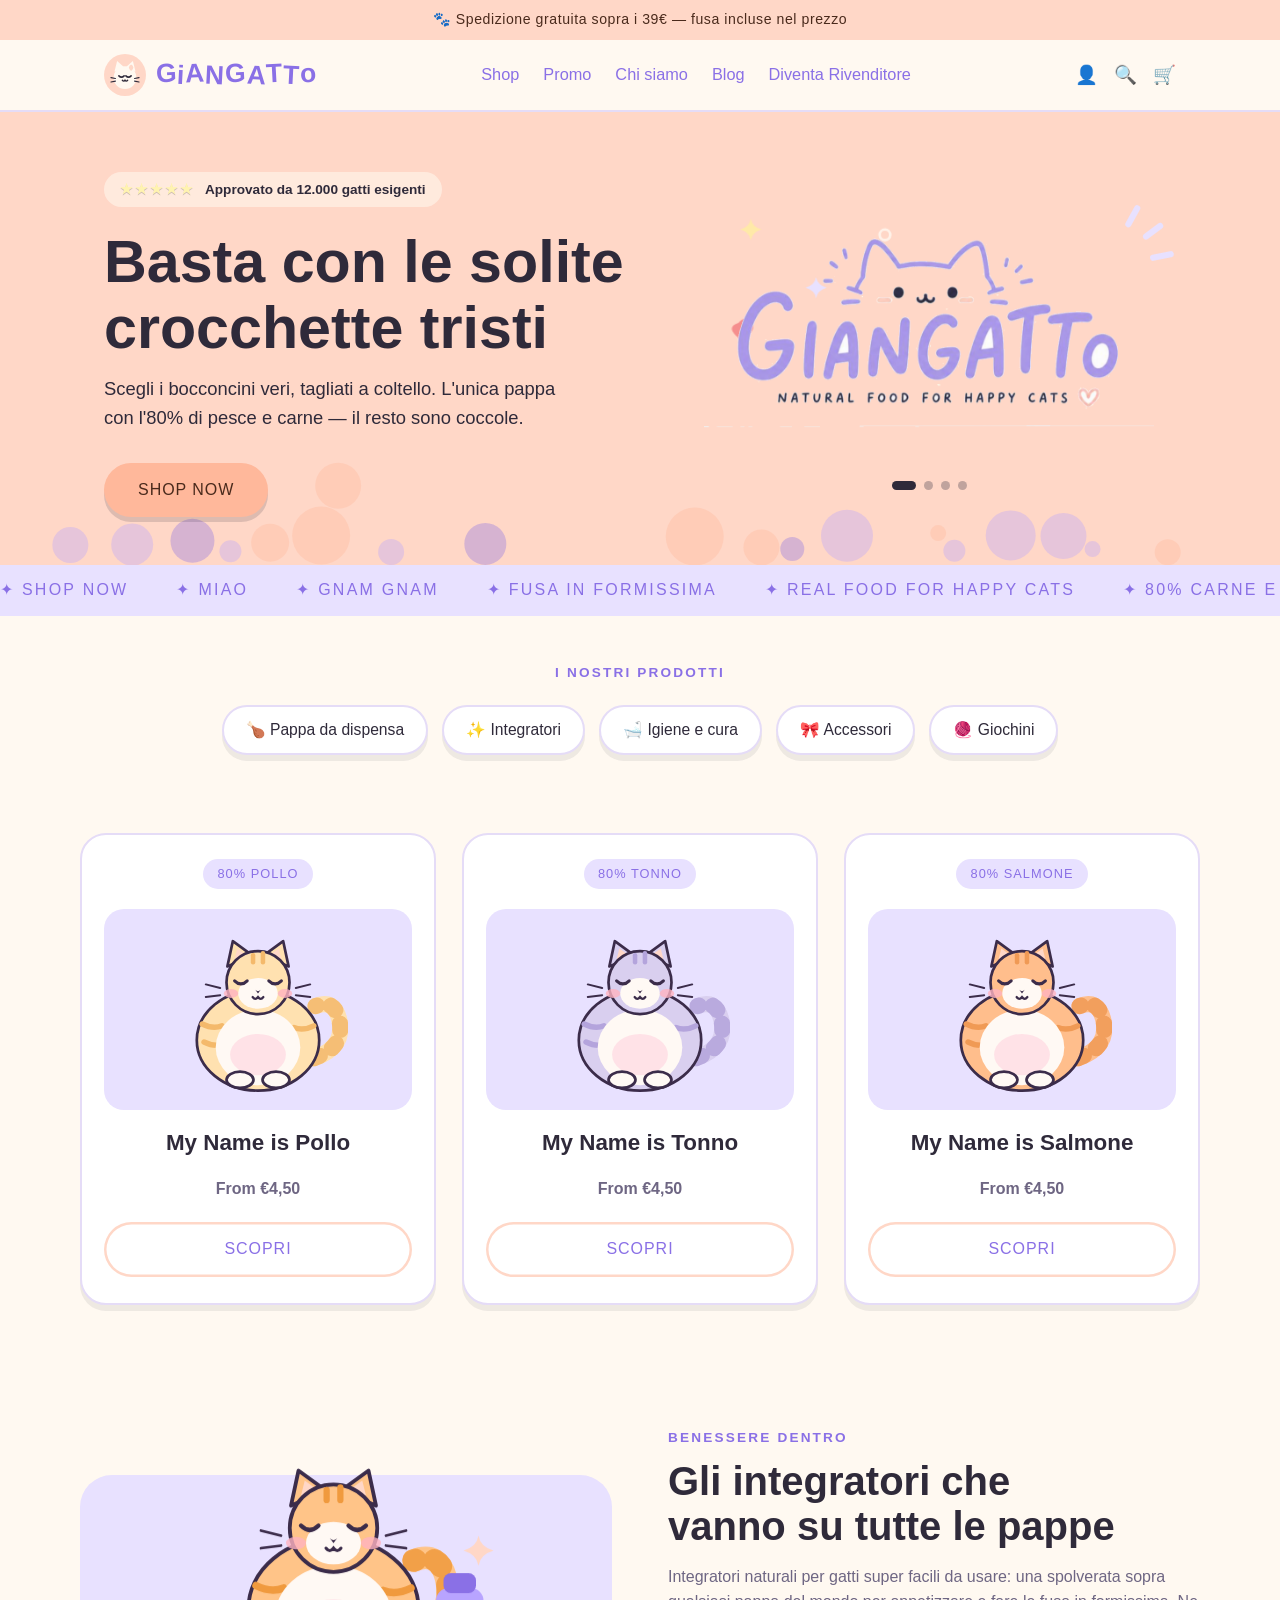
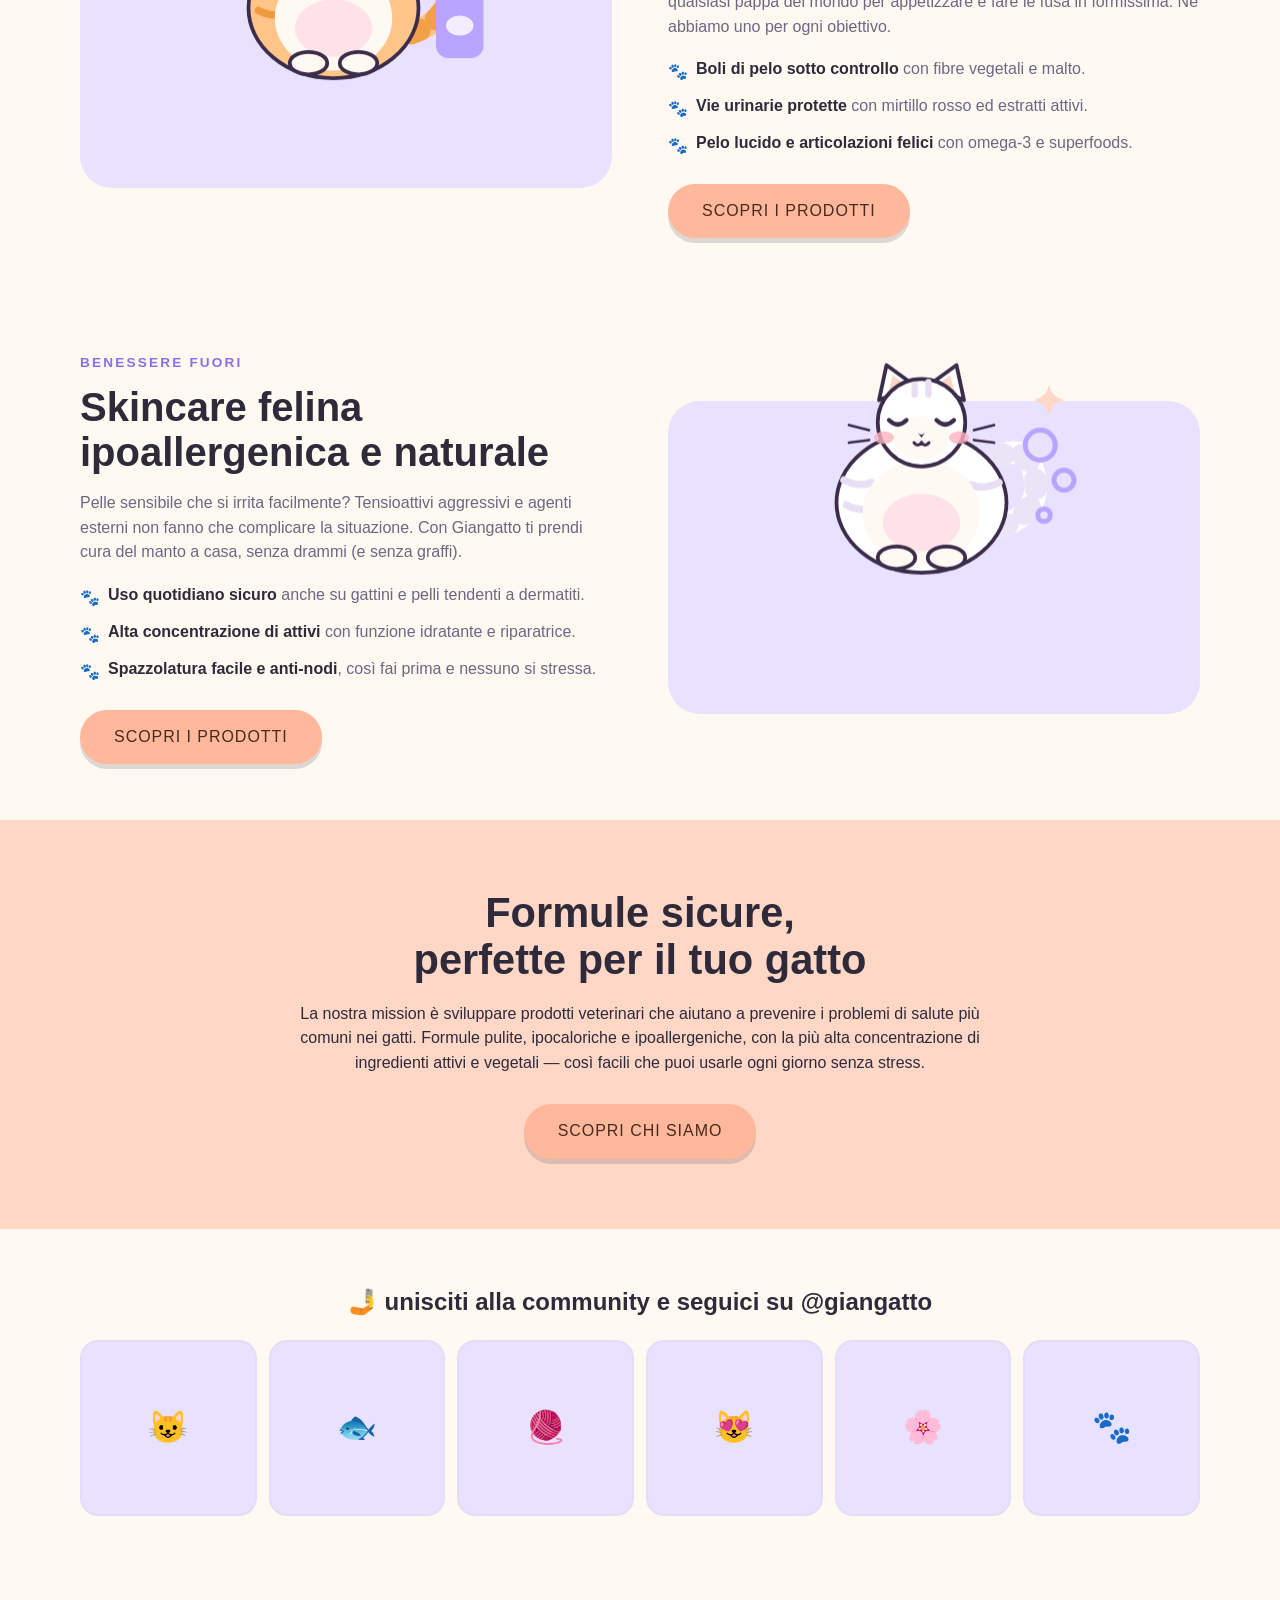
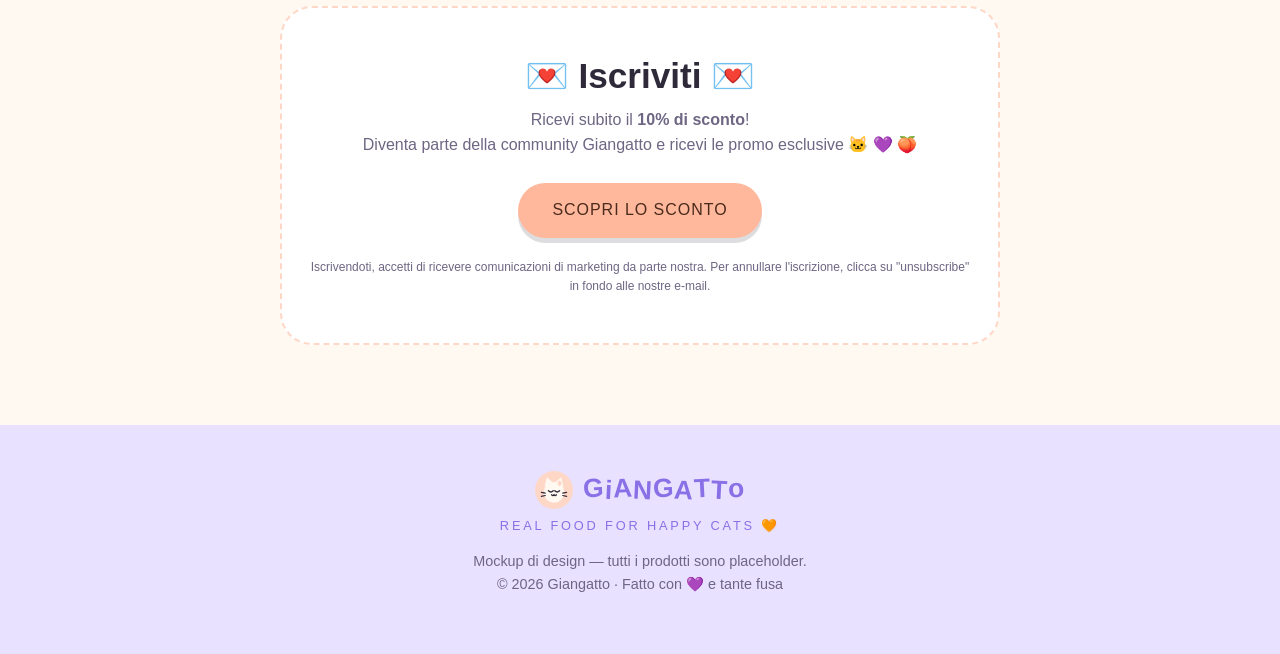
<file: index.html>
<!DOCTYPE html>
<html lang="it">
<head>
  <meta charset="utf-8">
  <meta name="viewport" content="width=device-width, initial-scale=1">
  <title>GIANGATTO — Real food for happy cats</title>
  <link rel="stylesheet" href="style.css">
</head>
<body>

<!-- Gattone GIANGATTO: cicciotto e sornione, definito una volta e ricolorato con custom properties -->
<svg width="0" height="0" style="position:absolute" aria-hidden="true">
  <defs>
    <g id="chubbyCat">
      <!-- coda spessa arrotolata -->
      <path d="M162 148 Q198 136 190 104 Q184 82 164 90" fill="none"
            stroke="var(--fur, #FFC488)" stroke-width="18" stroke-linecap="round"/>
      <path d="M162 148 Q198 136 190 104 Q184 82 164 90" fill="none"
            stroke="var(--stripe, #F09A3E)" stroke-width="18" stroke-linecap="round"
            stroke-dasharray="7 16" opacity="0.85"/>
      <!-- orecchie piccole -->
      <path d="M66 46 L72 18 L94 34 Z" fill="var(--fur, #FFC488)"
            stroke="var(--outline, #3B2C4A)" stroke-width="3" stroke-linejoin="round"/>
      <path d="M134 46 L128 18 L106 34 Z" fill="var(--fur, #FFC488)"
            stroke="var(--outline, #3B2C4A)" stroke-width="3" stroke-linejoin="round"/>
      <path d="M74 38 L77 26 L88 34 Z" fill="#FFD7C7"/>
      <path d="M126 38 L123 26 L112 34 Z" fill="#FFD7C7"/>
      <!-- corpone a pera -->
      <ellipse cx="100" cy="128" rx="68" ry="56" fill="var(--fur, #FFC488)"
               stroke="var(--outline, #3B2C4A)" stroke-width="3"/>
      <!-- strisce sui fianchi -->
      <path d="M38 110 q12 6 22 2" fill="none" stroke="var(--stripe, #F09A3E)" stroke-width="6" stroke-linecap="round"/>
      <path d="M40 130 q12 6 22 2" fill="none" stroke="var(--stripe, #F09A3E)" stroke-width="6" stroke-linecap="round"/>
      <path d="M162 112 q-12 6 -22 2" fill="none" stroke="var(--stripe, #F09A3E)" stroke-width="6" stroke-linecap="round"/>
      <!-- pancione bianco con blush rosa -->
      <ellipse cx="100" cy="136" rx="47" ry="42" fill="#FFF9F4"/>
      <ellipse cx="100" cy="144" rx="31" ry="23" fill="#FFCFDC" opacity="0.55"/>
      <!-- testa piccola rispetto al corpo -->
      <circle cx="100" cy="64" r="35" fill="var(--fur, #FFC488)"
              stroke="var(--outline, #3B2C4A)" stroke-width="3"/>
      <!-- strisce fronte -->
      <rect x="92" y="31" width="5" height="13" rx="2.5" fill="var(--stripe, #F09A3E)"/>
      <rect x="103" y="29" width="5" height="15" rx="2.5" fill="var(--stripe, #F09A3E)"/>
      <!-- muso bianco -->
      <ellipse cx="100" cy="76" rx="22" ry="17" fill="#FFF9F4"/>
      <!-- occhi sornioni a mezza palpebra -->
      <path d="M74 62 q7 7 14 0" fill="none" stroke="var(--outline, #3B2C4A)" stroke-width="3.4" stroke-linecap="round"/>
      <path d="M112 62 q7 7 14 0" fill="none" stroke="var(--outline, #3B2C4A)" stroke-width="3.4" stroke-linecap="round"/>
      <!-- guanciotte -->
      <ellipse cx="70" cy="76" rx="8" ry="5" fill="#FFB3C0" opacity="0.8"/>
      <ellipse cx="130" cy="76" rx="8" ry="5" fill="#FFB3C0" opacity="0.8"/>
      <!-- naso + bocca compiaciuta -->
      <path d="M97 72 Q100 75 103 72 L100 76 Z" fill="var(--outline, #3B2C4A)"/>
      <path d="M94 80 Q97 84 100 80 Q103 84 106 80" fill="none"
            stroke="var(--outline, #3B2C4A)" stroke-width="2.4" stroke-linecap="round"/>
      <!-- baffi -->
      <path d="M58 70 L42 66 M58 78 L42 80" stroke="var(--outline, #3B2C4A)" stroke-width="2.2" stroke-linecap="round"/>
      <path d="M142 70 L158 66 M142 78 L158 80" stroke="var(--outline, #3B2C4A)" stroke-width="2.2" stroke-linecap="round"/>
      <!-- zampette davanti appoggiate sulla panza -->
      <ellipse cx="80" cy="172" rx="15" ry="9" fill="#FFF9F4" stroke="var(--outline, #3B2C4A)" stroke-width="3"/>
      <ellipse cx="120" cy="172" rx="15" ry="9" fill="#FFF9F4" stroke="var(--outline, #3B2C4A)" stroke-width="3"/>
    </g>
    <path id="spark" d="M12 0 Q13.5 9 24 12 Q13.5 15 12 24 Q10.5 15 0 12 Q10.5 9 12 0 Z"/>
    <!-- icona logo: musetto nel cerchio lavanda -->
    <g id="logoMark">
      <circle cx="24" cy="24" r="24" fill="var(--primary, #B8A4FF)"/>
      <g class="ears">
        <path d="M12 20 L15 8 L24 16 Z" fill="#FFF9F1"/>
        <path d="M36 20 L33 8 L24 16 Z" fill="#FFF9F1"/>
      </g>
      <circle cx="24" cy="27" r="13" fill="#FFF9F1"/>
      <path d="M17 25 q3 3 6 0 M25 25 q3 3 6 0" fill="none" stroke="#2F2A3A" stroke-width="1.8" stroke-linecap="round"/>
      <path d="M21 30 q1.5 2 3 0 q1.5 2 3 0" fill="none" stroke="#2F2A3A" stroke-width="1.6" stroke-linecap="round"/>
      <path d="M13 28 L8 27 M13 31 L8 32 M35 28 L40 27 M35 31 L40 32" stroke="#2F2A3A" stroke-width="1.4" stroke-linecap="round"/>
      <path d="M31 12 q2.5 1 2.5 3.5 q0 2 -2.5 4 q-2.5 -2 -2.5 -4 q0 -2.5 2.5 -3.5 Z" fill="#FFD7C7"/>
    </g>
  </defs>
</svg>

<!-- ══ ANNOUNCEMENT ══ --> 
<div class="announce">🐾 Spedizione gratuita sopra i 39€ — fusa incluse nel prezzo</div>

<!-- ══ HEADER ══ -->
<header class="site">
  <nav class="nav" aria-label="principale">

    <a class="logo" href="#">
      <svg class="mark" width="42" height="42" viewBox="0 0 48 48" aria-hidden="true"><use href="#logoMark"/></svg>
      <span class="word"><span>G</span><span>i</span><span>A</span><span>N</span><span>G</span><span>A</span><span>T</span><span>T</span><span>o</span></span>
    </a>
    <div class="nav-links">

      
      <a href="#prodotti">Shop</a>
      <a href="#">Promo</a>
      <a href="#mission">Chi siamo</a>
      <a href="#">Blog</a>
      <a href="#">Diventa Rivenditore</a>
    </div>
    <div class="nav-icons" aria-hidden="true">
      <a href="#" title="Account">👤</a>
      <a href="#" title="Cerca">🔍</a>
      <a href="#" title="Carrello">🛒</a>
    </div>
  </nav>
</header>

<!-- ══ HERO ══ -->
<section class="hero">
  <canvas id="ballpit-canvas"></canvas>
  <div class="hero-inner">
    <div>
      <span class="proof"><span class="stars" aria-hidden="true">★★★★★</span> Approvato da 12.000 gatti esigenti</span>
      <h1>Basta con le solite crocchette tristi</h1>
      <p class="sub">Scegli i bocconcini veri, tagliati a coltello.
      L'unica pappa con l'80% di pesce e carne — il resto sono coccole.</p>
      <a class="btn" href="#prodotti">Shop now</a>
    </div>
    <div class="hero-art">
      <svg viewBox="0 0 560 340" width="520" role="img"
           aria-label="Logotipo Giangatto con gattone sornione sdraiato sulla O">
        <!-- livello 1: accenti di sfondo (parallax veloce) -->
        <g data-plx="0.22">
          <path d="M506 58 l10 -18 M526 72 l16 -12 M534 96 l20 -4"
                stroke="#E8E1FF" stroke-width="7" stroke-linecap="round" fill="none"/>
          <use href="#spark" x="66" y="52" fill="#FFE9A8" class="sparkle"/>
          <use href="#spark" x="140" y="118" fill="#E8E1FF" class="sparkle s2"/>
          <path d="M64 170 q7 -9 14 -1 q6 7 -2 14 l-9 8 l-8 -9 q-7 -8 5 -12 Z" fill="#F58E8E"/>
          <circle cx="230" cy="70" r="6" fill="none" stroke="#FFF9F1" stroke-width="3" opacity="0.8"/>
        </g>
        <!-- livello 2: logo Giangatto (soggetto, parallax lento) -->
        <g data-plx="0.09">
          <image href="giangatto-logo.png" x="25" y="0" width="510" height="340" />
        </g>
      </svg>
      <div class="hero-dots" aria-hidden="true"><i class="on"></i><i></i><i></i><i></i></div>
    </div>
  </div>
</section>

<!-- ══ MARQUEE ══ -->
<div class="marquee" aria-hidden="true">
  <div class="marquee-track">
    <span>✦ Shop now</span><span>✦ Miao</span><span>✦ Gnam gnam</span><span>✦ Fusa in formissima</span><span>✦ Real food for happy cats</span><span>✦ 80% carne e pesce</span>
    <span>✦ Shop now</span><span>✦ Miao</span><span>✦ Gnam gnam</span><span>✦ Fusa in formissima</span><span>✦ Real food for happy cats</span><span>✦ 80% carne e pesce</span>
    <span>✦ Shop now</span><span>✦ Miao</span><span>✦ Gnam gnam</span><span>✦ Fusa in formissima</span><span>✦ Real food for happy cats</span><span>✦ 80% carne e pesce</span>
    <span>✦ Shop now</span><span>✦ Miao</span><span>✦ Gnam gnam</span><span>✦ Fusa in formissima</span><span>✦ Real food for happy cats</span><span>✦ 80% carne e pesce</span>
  </div>
</div>

<!-- ══ CATEGORIE ══ -->
<section class="cats-nav wrap reveal">
  <span class="eyebrow">I nostri prodotti</span>
  <div class="chips">
    <a class="chip" href="#prodotti">🍗 Pappa da dispensa</a>
    <a class="chip" href="#dentro">✨ Integratori</a>
    <a class="chip" href="#fuori">🛁 Igiene e cura</a>
    <a class="chip" href="#">🎀 Accessori</a>
    <a class="chip" href="#">🧶 Giochini</a>
  </div>
</section>

<!-- ══ PRODOTTI ══ -->
<section class="products wrap" id="prodotti">
  <div class="grid3">
    <article class="card reveal">
      <span class="badge">80% pollo</span>
      <div class="art">
        <svg viewBox="0 0 200 190" width="180" role="img" aria-label="Gattone crema"
             style="--fur:#FFE1B0; --stripe:#F4B96B; --outline:#3B2C4A">
          <use href="#chubbyCat"/>
        </svg>
      </div>
      <h3>My Name is Pollo</h3>
      <p class="price">From €4,50</p>
      <a class="btn btn-ghost" href="#">Scopri</a>
    </article>
    <article class="card reveal">
      <span class="badge">80% tonno</span>
      <div class="art">
        <svg viewBox="0 0 200 190" width="180" role="img" aria-label="Gattone lilla"
             style="--fur:#D9CFEF; --stripe:#B4A4DC; --outline:#3B2C4A">
          <use href="#chubbyCat"/>
        </svg>
      </div>
      <h3>My Name is Tonno</h3>
      <p class="price">From €4,50</p>
      <a class="btn btn-ghost" href="#">Scopri</a>
    </article>
    <article class="card reveal">
      <span class="badge">80% salmone</span>
      <div class="art">
        <svg viewBox="0 0 200 190" width="180" role="img" aria-label="Gattone rosso"
             style="--fur:#FFBE8C; --stripe:#F09A55; --outline:#3B2C4A">
          <use href="#chubbyCat"/>
        </svg>
      </div>
      <h3>My Name is Salmone</h3>
      <p class="price">From €4,50</p>
      <a class="btn btn-ghost" href="#">Scopri</a>
    </article>
  </div>
</section>

<!-- ══ BENESSERE DENTRO ══ -->
<section class="split wrap" id="dentro">
  <div class="split-inner">
    <div class="split-art reveal">
      <svg viewBox="0 0 240 200" width="300" role="img" aria-label="Gattone con integratore"
           data-plx="0.06" style="--fur:#FFC488; --stripe:#F09A3E; --outline:#3B2C4A">
        <use href="#chubbyCat" x="10" y="8"/>
        <rect x="192" y="120" width="38" height="56" rx="10" fill="#B8A4FF"/>
        <rect x="198" y="108" width="26" height="16" rx="6" fill="#8A70E6"/>
        <ellipse cx="211" cy="150" rx="11" ry="8" fill="#F3EEFF"/>
        <use href="#spark" x="214" y="78" fill="#FFD7C7" class="sparkle"/>
      </svg>
    </div>
    <div class="reveal">
      <span class="eyebrow">Benessere dentro</span>
      <h2>Gli integratori che vanno su tutte le pappe</h2>
      <p>Integratori naturali per gatti super facili da usare: una spolverata sopra
      qualsiasi pappa del mondo per appetizzare e fare le fusa in formissima.
      Ne abbiamo uno per ogni obiettivo.</p>
      <ul class="checklist">
        <li><strong>Boli di pelo sotto controllo</strong> con fibre vegetali e malto.</li>
        <li><strong>Vie urinarie protette</strong> con mirtillo rosso ed estratti attivi.</li>
        <li><strong>Pelo lucido e articolazioni felici</strong> con omega-3 e superfoods.</li>
      </ul>
      <a class="btn" href="#">Scopri i prodotti</a>
    </div>
  </div>
</section>

<!-- ══ BENESSERE FUORI ══ -->
<section class="split flip wrap" id="fuori">
  <div class="split-inner">
    <div class="split-art reveal">
      <svg viewBox="0 0 240 200" width="300" role="img" aria-label="Gattone con bolle di sapone"
           data-plx="0.06" style="--fur:#FFFFFF; --stripe:#E8DFF5; --outline:#3B2C4A">
        <use href="#chubbyCat" x="10" y="8"/>
        <circle cx="205" cy="90" r="12" fill="none" stroke="#B8A4FF" stroke-width="4"/>
        <circle cx="224" cy="118" r="8" fill="none" stroke="#B8A4FF" stroke-width="4"/>
        <circle cx="208" cy="146" r="5" fill="none" stroke="#B8A4FF" stroke-width="4"/>
        <use href="#spark" x="200" y="42" fill="#FFD7C7" class="sparkle s2"/>
      </svg>
    </div>
    <div class="reveal">
      <span class="eyebrow">Benessere fuori</span>
      <h2>Skincare felina ipoallergenica e naturale</h2>
      <p>Pelle sensibile che si irrita facilmente? Tensioattivi aggressivi e agenti esterni
      non fanno che complicare la situazione. Con Giangatto ti prendi cura del manto a casa,
      senza drammi (e senza graffi).</p>
      <ul class="checklist">
        <li><strong>Uso quotidiano sicuro</strong> anche su gattini e pelli tendenti a dermatiti.</li>
        <li><strong>Alta concentrazione di attivi</strong> con funzione idratante e riparatrice.</li>
        <li><strong>Spazzolatura facile e anti-nodi</strong>, così fai prima e nessuno si stressa.</li>
      </ul>
      <a class="btn" href="#">Scopri i prodotti</a>
    </div>
  </div>
</section>

<!-- ══ MISSION ══ -->
<section class="mission" id="mission">
  <h2>Formule sicure, perfette per il tuo gatto</h2>
  <p>La nostra mission è sviluppare prodotti veterinari che aiutano a prevenire i problemi
  di salute più comuni nei gatti. Formule pulite, ipocaloriche e ipoallergeniche, con la più
  alta concentrazione di ingredienti attivi e vegetali — così facili che puoi usarle ogni
  giorno senza stress.</p>
  <a class="btn" href="#">Scopri chi siamo</a>
</section>

<!-- ══ COMMUNITY ══ -->
<section class="community wrap reveal">
  <h2 class="display" style="font-size:1.5rem">🤳 unisciti alla community e seguici su @giangatto</h2>
  <div class="igrow" aria-hidden="true">
    <div class="ph">😺</div><div class="ph">🐟</div><div class="ph">🧶</div>
    <div class="ph">😻</div><div class="ph">🌸</div><div class="ph">🐾</div>
  </div>
</section>

<!-- ══ NEWSLETTER ══ -->
<section class="newsletter wrap">
  <div class="news-box reveal">
    <h2>💌 Iscriviti 💌</h2>
    <p>Ricevi subito il <strong>10% di sconto</strong>!<br>
    Diventa parte della community Giangatto e ricevi le promo esclusive 🐱 💜 🍑</p>
    <a class="btn" href="#">Scopri lo sconto</a>
    <small>Iscrivendoti, accetti di ricevere comunicazioni di marketing da parte nostra.
    Per annullare l'iscrizione, clicca su "unsubscribe" in fondo alle nostre e-mail.</small>
  </div>
</section>

<!-- ══ FOOTER ══ -->
<footer class="site">
  <a class="logo" href="#">
    <svg class="mark" width="38" height="38" viewBox="0 0 48 48" aria-hidden="true"><use href="#logoMark"/></svg>
    <span class="word"><span>G</span><span>i</span><span>A</span><span>N</span><span>G</span><span>A</span><span>T</span><span>T</span><span>o</span></span>
  </a>
  <p class="tagline">Real food for happy cats 🧡</p>
  <p>Mockup di design — tutti i prodotti sono placeholder.<br>
  © 2026 Giangatto · Fatto con 💜 e tante fusa</p>
</footer>

<script>
  document.documentElement.classList.add('js');
  const io = new IntersectionObserver((entries) => {
    for (const e of entries) {
      if (e.isIntersecting) { e.target.classList.add('in'); io.unobserve(e.target); }
    }
  }, { threshold: 0.15 });
  document.querySelectorAll('.reveal').forEach((el) => io.observe(el));

  // Parallax: layer dell'hero legati allo scroll + puntatore, illustrazioni
  // di sezione legate alla posizione nel viewport.
  if (!matchMedia('(prefers-reduced-motion: reduce)').matches) {
    const layers = [...document.querySelectorAll('[data-plx]')];
    const heroArt = document.querySelector('.hero-art');
    let mx = 0, my = 0;
    heroArt.addEventListener('pointermove', (e) => {
      const r = heroArt.getBoundingClientRect();
      mx = (e.clientX - r.left) / r.width - 0.5;
      my = (e.clientY - r.top) / r.height - 0.5;
    });
    heroArt.addEventListener('pointerleave', () => { mx = 0; my = 0; });

    const tick = () => {
      const vhMid = innerHeight / 2;
      for (const el of layers) {
        const s = parseFloat(el.dataset.plx);
        if (el.closest('.hero-art')) {
          const dx = mx * s * 160;
          const dy = scrollY * s * 1.6 + my * s * 120;
          el.style.transform = `translate3d(${dx.toFixed(1)}px, ${dy.toFixed(1)}px, 0)`;
        } else {
          const r = el.parentElement.getBoundingClientRect();
          const dy = (r.top + r.height / 2 - vhMid) * -s;
          el.style.transform = `translate3d(0, ${dy.toFixed(1)}px, 0)`;
        }
      }
      requestAnimationFrame(tick);
    };
    requestAnimationFrame(tick);
  }

  // ── Ballpit Background Animation ────────────────
  (() => {
    const canvas = document.getElementById('ballpit-canvas');
    if (!canvas) return;
    const ctx = canvas.getContext('2d');
    const hero = document.querySelector('.hero');
    if (!hero) return;

    const count = 19;
    const gravity = 0.5;
    const friction = 0.927;
    const wallBounce = 0.94;
    const colors = ["#B8A4FF", "#FFB89B", "#8A70E6"];

    let canvasWidth = 0;
    let canvasHeight = 0;
    let dpr = window.devicePixelRatio || 1;
    const balls = [];

    let mouseX = 0;
    let mouseY = 0;
    let mouseActive = false;

    function resize() {
      const rect = hero.getBoundingClientRect();
      canvasWidth = rect.width;
      canvasHeight = rect.height;
      canvas.width = canvasWidth * dpr;
      canvas.height = canvasHeight * dpr;
      canvas.style.width = canvasWidth + 'px';
      canvas.style.height = canvasHeight + 'px';
      ctx.scale(dpr, dpr);
    }

    function init() {
      resize();
      balls.length = 0;
      for (let i = 0; i < count; i++) {
        const radius = Math.floor(Math.random() * 25) + 8; // 8px to 32px
        balls.push({
          x: Math.random() * (canvasWidth - radius * 2) + radius,
          y: Math.random() * (canvasHeight / 2 - radius) + radius,
          vx: (Math.random() - 0.5) * 8,
          vy: (Math.random() - 0.5) * 8,
          radius: radius,
          mass: radius * radius,
          color: colors[Math.floor(Math.random() * colors.length)]
        });
      }
    }

    // Pointer events on hero
    hero.addEventListener('pointermove', (e) => {
      const rect = hero.getBoundingClientRect();
      mouseX = e.clientX - rect.left;
      mouseY = e.clientY - rect.top;
      mouseActive = true;
    });

    hero.addEventListener('pointerleave', () => {
      mouseActive = false;
    });

    hero.addEventListener('touchmove', (e) => {
      if (e.touches.length > 0) {
        const rect = hero.getBoundingClientRect();
        mouseX = e.touches[0].clientX - rect.left;
        mouseY = e.touches[0].clientY - rect.top;
        mouseActive = true;
      }
    }, { passive: true });

    hero.addEventListener('touchend', () => {
      mouseActive = false;
    });

    function update() {
      // 1. Position and velocity updates
      for (let i = 0; i < balls.length; i++) {
        const b = balls[i];
        b.vy += gravity;
        b.vx *= friction;
        b.vy *= friction;
        b.x += b.vx;
        b.y += b.vy;
      }

      // 2. Ball to ball collisions
      for (let step = 0; step < 2; step++) {
        for (let i = 0; i < balls.length; i++) {
          for (let j = i + 1; j < balls.length; j++) {
            const bi = balls[i];
            const bj = balls[j];
            const dx = bj.x - bi.x;
            const dy = bj.y - bi.y;
            const dist = Math.sqrt(dx * dx + dy * dy);
            const minDist = bi.radius + bj.radius;
            if (dist < minDist) {
              const overlap = minDist - dist;
              const nx = dx / (dist || 1);
              const ny = dy / (dist || 1);

              const totalMass = bi.mass + bj.mass;
              bi.x -= overlap * (bj.mass / totalMass) * nx;
              bi.y -= overlap * (bj.mass / totalMass) * ny;
              bj.x += overlap * (bi.mass / totalMass) * nx;
              bj.y += overlap * (bi.mass / totalMass) * ny;

              const rvx = bj.vx - bi.vx;
              const rvy = bj.vy - bi.vy;
              const velAlongNormal = rvx * nx + rvy * ny;

              if (velAlongNormal < 0) {
                const e = wallBounce;
                const impulse = -(1 + e) * velAlongNormal / (1 / bi.mass + 1 / bj.mass);

                bi.vx -= (impulse / bi.mass) * nx;
                bi.vy -= (impulse / bi.mass) * ny;
                bj.vx += (impulse / bj.mass) * nx;
                bj.vy += (impulse / bj.mass) * ny;
              }
            }
          }
        }
      }

      // 3. Mouse interaction
      if (mouseActive) {
        const mouseRadius = 60;
        for (let i = 0; i < balls.length; i++) {
          const b = balls[i];
          const dx = b.x - mouseX;
          const dy = b.y - mouseY;
          const dist = Math.sqrt(dx * dx + dy * dy);
          const minDist = b.radius + mouseRadius;
          if (dist < minDist) {
            const overlap = minDist - dist;
            const nx = dx / (dist || 1);
            const ny = dy / (dist || 1);

            b.x += overlap * nx;
            b.y += overlap * ny;

            b.vx = b.vx * 0.4 + nx * 8;
            b.vy = b.vy * 0.4 + ny * 8;
          }
        }
      }

      // 4. Wall collisions
      for (let i = 0; i < balls.length; i++) {
        const b = balls[i];
        if (b.x < b.radius) {
          b.x = b.radius;
          b.vx = -b.vx * wallBounce;
        } else if (b.x > canvasWidth - b.radius) {
          b.x = canvasWidth - b.radius;
          b.vx = -b.vx * wallBounce;
        }

        if (b.y < b.radius) {
          b.y = b.radius;
          b.vy = -b.vy * wallBounce;
        } else if (b.y > canvasHeight - b.radius) {
          b.y = canvasHeight - b.radius;
          b.vy = -b.vy * wallBounce;
          b.vx *= 0.98; // sliding friction
        }
      }
    }

    function draw() {
      ctx.clearRect(0, 0, canvasWidth, canvasHeight);
      ctx.globalAlpha = 0.35; // make balls transparent
      for (let i = 0; i < balls.length; i++) {
        const b = balls[i];
        ctx.beginPath();
        ctx.arc(b.x, b.y, b.radius, 0, Math.PI * 2);
        ctx.fillStyle = b.color;
        ctx.fill();
        ctx.closePath();
      }
      ctx.globalAlpha = 1.0; // reset transparency
    }

    function loop() {
      update();
      draw();
      requestAnimationFrame(loop);
    }

    window.addEventListener('resize', () => {
      const oldWidth = canvasWidth;
      const oldHeight = canvasHeight;
      resize();
      if (oldWidth && oldHeight) {
        for (let i = 0; i < balls.length; i++) {
          balls[i].x = (balls[i].x / oldWidth) * canvasWidth;
          balls[i].y = (balls[i].y / oldHeight) * canvasHeight;
        }
      }
    });

    init();
    loop();
  })();
</script>
</body>
</html>
</file>
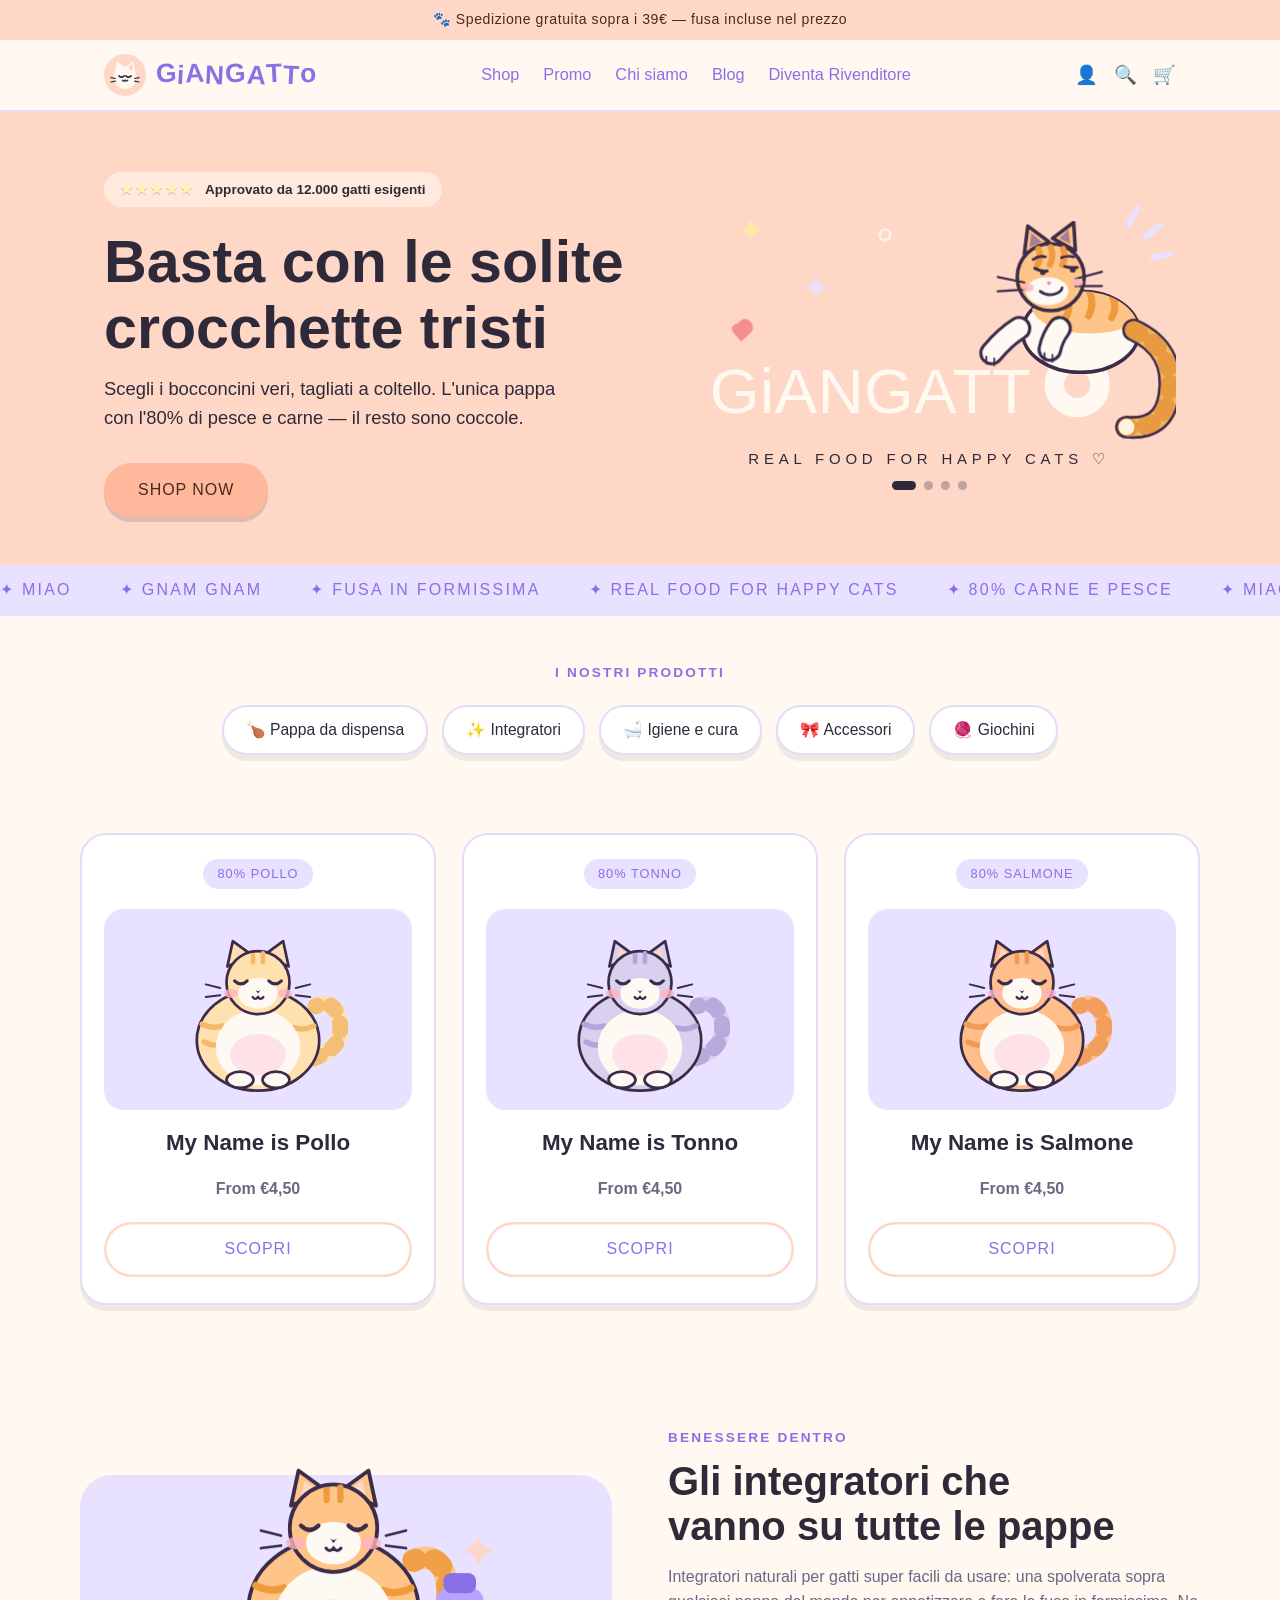
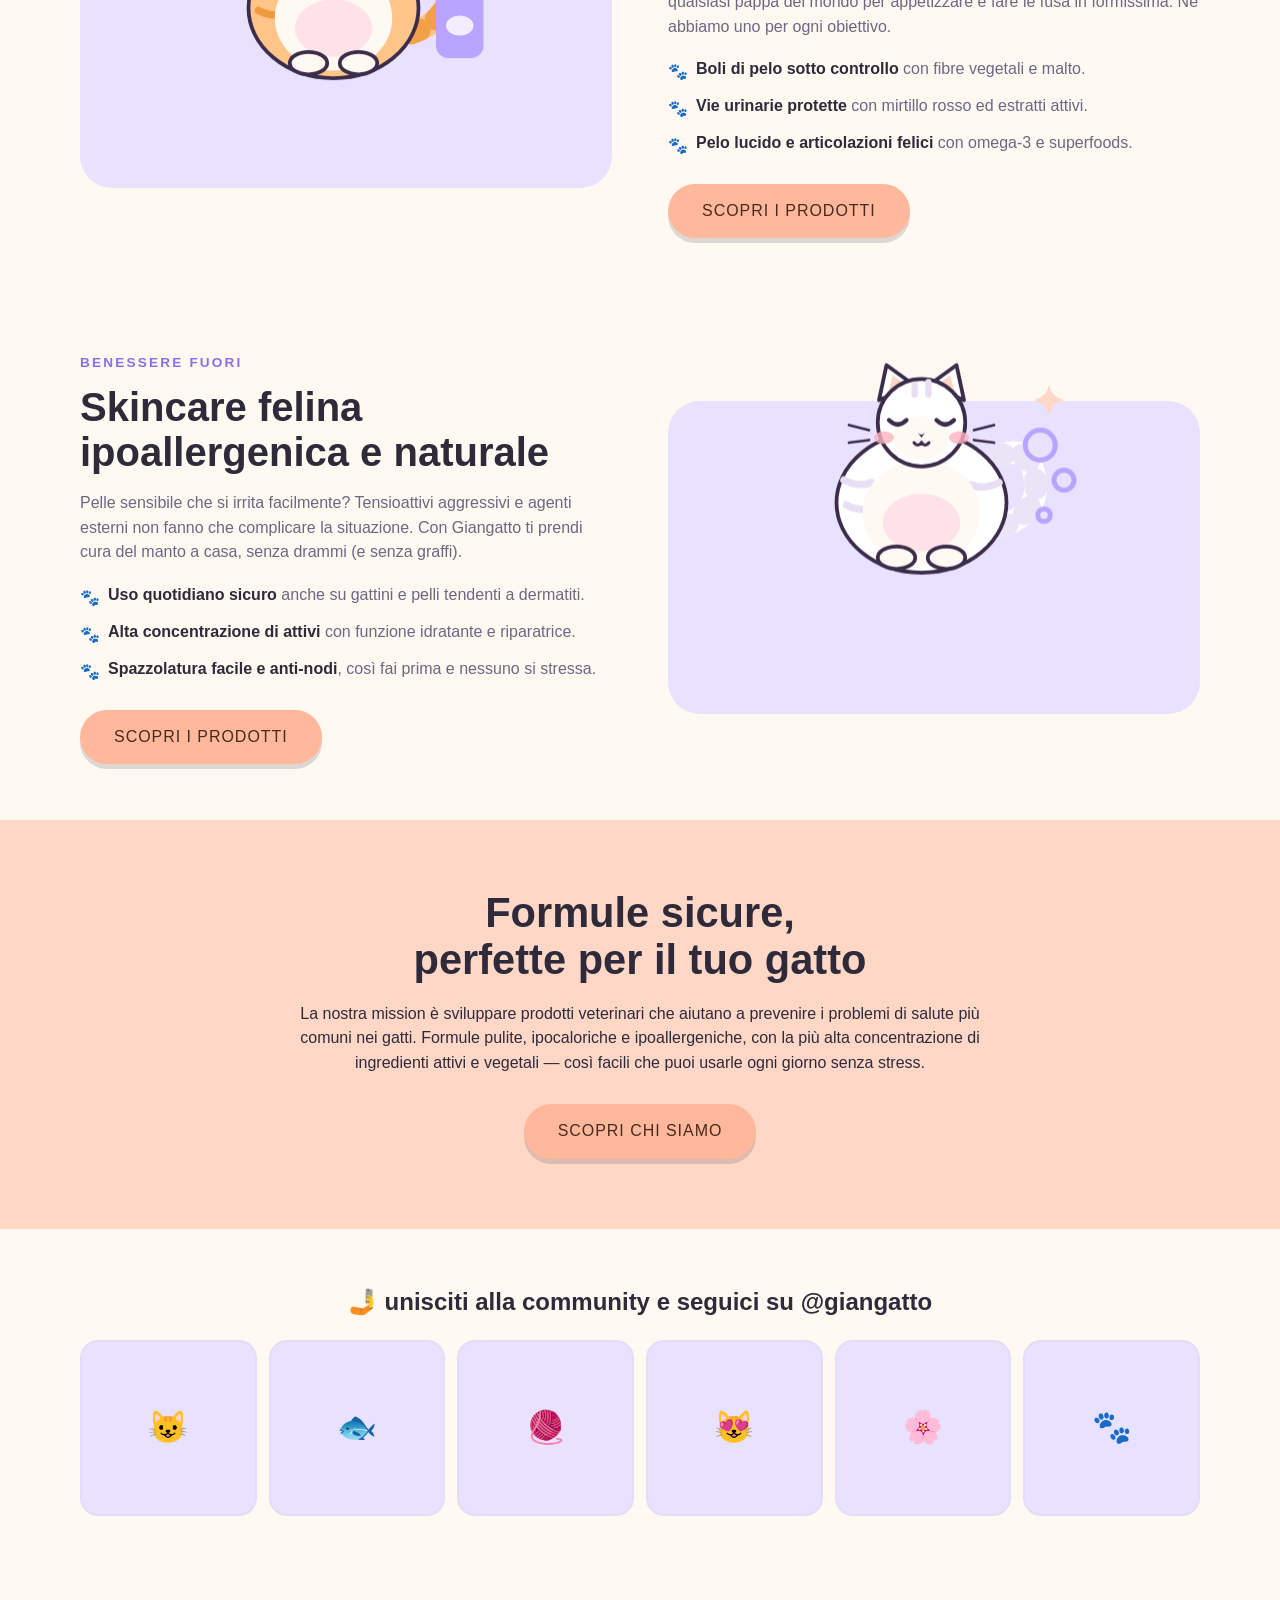
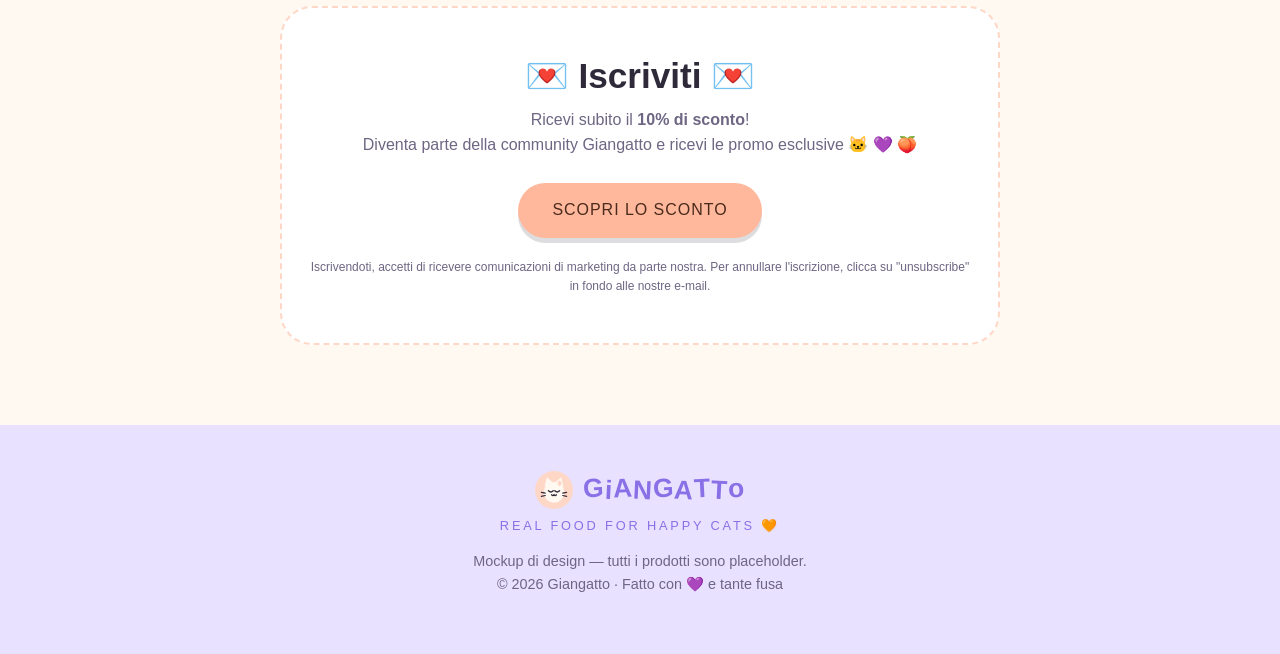
<file: landing-gatti.html>
<!DOCTYPE html>
<html lang="it">
<head>
  <meta charset="utf-8">
  <meta name="viewport" content="width=device-width, initial-scale=1">
  <title>GIANGATTO — Real food for happy cats</title>
  <link rel="stylesheet" href="style.css">
</head>
<body>

<!-- Gattone GIANGATTO: cicciotto e sornione, definito una volta e ricolorato con custom properties -->
<svg width="0" height="0" style="position:absolute" aria-hidden="true">
  <defs>
    <g id="chubbyCat">
      <!-- coda spessa arrotolata -->
      <path d="M162 148 Q198 136 190 104 Q184 82 164 90" fill="none"
            stroke="var(--fur, #FFC488)" stroke-width="18" stroke-linecap="round"/>
      <path d="M162 148 Q198 136 190 104 Q184 82 164 90" fill="none"
            stroke="var(--stripe, #F09A3E)" stroke-width="18" stroke-linecap="round"
            stroke-dasharray="7 16" opacity="0.85"/>
      <!-- orecchie piccole -->
      <path d="M66 46 L72 18 L94 34 Z" fill="var(--fur, #FFC488)"
            stroke="var(--outline, #3B2C4A)" stroke-width="3" stroke-linejoin="round"/>
      <path d="M134 46 L128 18 L106 34 Z" fill="var(--fur, #FFC488)"
            stroke="var(--outline, #3B2C4A)" stroke-width="3" stroke-linejoin="round"/>
      <path d="M74 38 L77 26 L88 34 Z" fill="#FFD7C7"/>
      <path d="M126 38 L123 26 L112 34 Z" fill="#FFD7C7"/>
      <!-- corpone a pera -->
      <ellipse cx="100" cy="128" rx="68" ry="56" fill="var(--fur, #FFC488)"
               stroke="var(--outline, #3B2C4A)" stroke-width="3"/>
      <!-- strisce sui fianchi -->
      <path d="M38 110 q12 6 22 2" fill="none" stroke="var(--stripe, #F09A3E)" stroke-width="6" stroke-linecap="round"/>
      <path d="M40 130 q12 6 22 2" fill="none" stroke="var(--stripe, #F09A3E)" stroke-width="6" stroke-linecap="round"/>
      <path d="M162 112 q-12 6 -22 2" fill="none" stroke="var(--stripe, #F09A3E)" stroke-width="6" stroke-linecap="round"/>
      <!-- pancione bianco con blush rosa -->
      <ellipse cx="100" cy="136" rx="47" ry="42" fill="#FFF9F4"/>
      <ellipse cx="100" cy="144" rx="31" ry="23" fill="#FFCFDC" opacity="0.55"/>
      <!-- testa piccola rispetto al corpo -->
      <circle cx="100" cy="64" r="35" fill="var(--fur, #FFC488)"
              stroke="var(--outline, #3B2C4A)" stroke-width="3"/>
      <!-- strisce fronte -->
      <rect x="92" y="31" width="5" height="13" rx="2.5" fill="var(--stripe, #F09A3E)"/>
      <rect x="103" y="29" width="5" height="15" rx="2.5" fill="var(--stripe, #F09A3E)"/>
      <!-- muso bianco -->
      <ellipse cx="100" cy="76" rx="22" ry="17" fill="#FFF9F4"/>
      <!-- occhi sornioni a mezza palpebra -->
      <path d="M74 62 q7 7 14 0" fill="none" stroke="var(--outline, #3B2C4A)" stroke-width="3.4" stroke-linecap="round"/>
      <path d="M112 62 q7 7 14 0" fill="none" stroke="var(--outline, #3B2C4A)" stroke-width="3.4" stroke-linecap="round"/>
      <!-- guanciotte -->
      <ellipse cx="70" cy="76" rx="8" ry="5" fill="#FFB3C0" opacity="0.8"/>
      <ellipse cx="130" cy="76" rx="8" ry="5" fill="#FFB3C0" opacity="0.8"/>
      <!-- naso + bocca compiaciuta -->
      <path d="M97 72 Q100 75 103 72 L100 76 Z" fill="var(--outline, #3B2C4A)"/>
      <path d="M94 80 Q97 84 100 80 Q103 84 106 80" fill="none"
            stroke="var(--outline, #3B2C4A)" stroke-width="2.4" stroke-linecap="round"/>
      <!-- baffi -->
      <path d="M58 70 L42 66 M58 78 L42 80" stroke="var(--outline, #3B2C4A)" stroke-width="2.2" stroke-linecap="round"/>
      <path d="M142 70 L158 66 M142 78 L158 80" stroke="var(--outline, #3B2C4A)" stroke-width="2.2" stroke-linecap="round"/>
      <!-- zampette davanti appoggiate sulla panza -->
      <ellipse cx="80" cy="172" rx="15" ry="9" fill="#FFF9F4" stroke="var(--outline, #3B2C4A)" stroke-width="3"/>
      <ellipse cx="120" cy="172" rx="15" ry="9" fill="#FFF9F4" stroke="var(--outline, #3B2C4A)" stroke-width="3"/>
    </g>
    <path id="spark" d="M12 0 Q13.5 9 24 12 Q13.5 15 12 24 Q10.5 15 0 12 Q10.5 9 12 0 Z"/>
    <!-- icona logo: musetto nel cerchio lavanda -->
    <g id="logoMark">
      <circle cx="24" cy="24" r="24" fill="var(--primary, #B8A4FF)"/>
      <g class="ears">
        <path d="M12 20 L15 8 L24 16 Z" fill="#FFF9F1"/>
        <path d="M36 20 L33 8 L24 16 Z" fill="#FFF9F1"/>
      </g>
      <circle cx="24" cy="27" r="13" fill="#FFF9F1"/>
      <path d="M17 25 q3 3 6 0 M25 25 q3 3 6 0" fill="none" stroke="#2F2A3A" stroke-width="1.8" stroke-linecap="round"/>
      <path d="M21 30 q1.5 2 3 0 q1.5 2 3 0" fill="none" stroke="#2F2A3A" stroke-width="1.6" stroke-linecap="round"/>
      <path d="M13 28 L8 27 M13 31 L8 32 M35 28 L40 27 M35 31 L40 32" stroke="#2F2A3A" stroke-width="1.4" stroke-linecap="round"/>
      <path d="M31 12 q2.5 1 2.5 3.5 q0 2 -2.5 4 q-2.5 -2 -2.5 -4 q0 -2.5 2.5 -3.5 Z" fill="#FFD7C7"/>
    </g>
  </defs>
</svg>

<!-- ══ ANNOUNCEMENT ══ -->
<div class="announce">🐾 Spedizione gratuita sopra i 39€ — fusa incluse nel prezzo</div>

<!-- ══ HEADER ══ -->
<header class="site">
  <nav class="nav" aria-label="principale">
    <a class="logo" href="#">
      <svg class="mark" width="42" height="42" viewBox="0 0 48 48" aria-hidden="true"><use href="#logoMark"/></svg>
      <span class="word"><span>G</span><span>i</span><span>A</span><span>N</span><span>G</span><span>A</span><span>T</span><span>T</span><span>o</span></span>
    </a>
    <div class="nav-links">
      <a href="#prodotti">Shop</a>
      <a href="#">Promo</a>
      <a href="#mission">Chi siamo</a>
      <a href="#">Blog</a>
      <a href="#">Diventa Rivenditore</a>
    </div>
    <div class="nav-icons" aria-hidden="true">
      <a href="#" title="Account">👤</a>
      <a href="#" title="Cerca">🔍</a>
      <a href="#" title="Carrello">🛒</a>
    </div>
  </nav>
</header>

<!-- ══ HERO ══ -->
<section class="hero">
  <div class="hero-inner">
    <div>
      <span class="proof"><span class="stars" aria-hidden="true">★★★★★</span> Approvato da 12.000 gatti esigenti</span>
      <h1>Basta con le solite crocchette tristi</h1>
      <p class="sub">Scegli i bocconcini veri, tagliati a coltello.
      L'unica pappa con l'80% di pesce e carne — il resto sono coccole.</p>
      <a class="btn" href="#prodotti">Shop now</a>
    </div>
    <div class="hero-art">
      <svg viewBox="0 0 560 340" width="520" role="img"
           aria-label="Logotipo Giangatto con gattone sornione sdraiato sulla O">
        <!-- livello 1: accenti di sfondo (parallax veloce) -->
        <g data-plx="0.22">
          <path d="M506 58 l10 -18 M526 72 l16 -12 M534 96 l20 -4"
                stroke="#E8E1FF" stroke-width="7" stroke-linecap="round" fill="none"/>
          <use href="#spark" x="66" y="52" fill="#FFE9A8" class="sparkle"/>
          <use href="#spark" x="140" y="118" fill="#E8E1FF" class="sparkle s2"/>
          <path d="M64 170 q7 -9 14 -1 q6 7 -2 14 l-9 8 l-8 -9 q-7 -8 5 -12 Z" fill="#F58E8E"/>
          <circle cx="230" cy="70" r="6" fill="none" stroke="#FFF9F1" stroke-width="3" opacity="0.8"/>
        </g>
        <!-- livello 2: lockup logo + gatto (soggetto, parallax lento) -->
        <g data-plx="0.09">
          <!-- wordmark: GIANGATT + O disegnata come anello -->
          <text x="396" y="272" text-anchor="end" fill="#FFF9F1"
                style="font-family: var(--font-display); font-size: 72px; letter-spacing: 0.01em">GiANGATT</text>
          <circle cx="448" cy="240" r="26" fill="none" stroke="#FFF9F1" stroke-width="22"/>
          <!-- gattone sornione appollaiato -->
          <g class="cat-breathe">
            <!-- corpo: dorso arancio, petto bianco -->
            <ellipse cx="452" cy="180" rx="66" ry="46" fill="#FFF9F4" stroke="#3B2C4A" stroke-width="4"/>
            <clipPath id="ggBody"><ellipse cx="452" cy="180" rx="66" ry="46"/></clipPath>
            <g clip-path="url(#ggBody)">
              <ellipse cx="462" cy="150" rx="66" ry="32" fill="#FFC488"/>
              <path d="M436 138 q6 14 -1 26 M462 134 q6 15 -1 28 M488 140 q6 13 -1 24"
                    fill="none" stroke="#F09A3E" stroke-width="8" stroke-linecap="round"/>
            </g>
            <!-- testa 3/4 con espressione compiaciuta -->
            <path d="M388 92 L392 60 L416 78 Z" fill="#FFC488" stroke="#3B2C4A" stroke-width="4" stroke-linejoin="round"/>
            <path d="M394 84 L396 68 L408 78 Z" fill="#A87C94"/>
            <path d="M446 88 L444 56 L420 74 Z" fill="#FFC488" stroke="#3B2C4A" stroke-width="4" stroke-linejoin="round"/>
            <path d="M440 80 L438 64 L428 74 Z" fill="#A87C94"/>
            <circle cx="418" cy="118" r="38" fill="#FFC488" stroke="#3B2C4A" stroke-width="4"/>
            <path d="M404 86 q4 10 -1 18 M418 84 q4 11 -1 20 M432 86 q4 10 -1 18"
                  fill="none" stroke="#F09A3E" stroke-width="7" stroke-linecap="round"/>
            <ellipse cx="414" cy="134" rx="24" ry="16" fill="#FFF9F4"/>
            <!-- sopracciglia + occhi a mezza palpebra con pupille -->
            <path d="M398 98 q7 -5 14 -3 M430 96 q7 -3 14 -1"
                  fill="none" stroke="#3B2C4A" stroke-width="3" stroke-linecap="round"/>
            <path d="M400 108 q7 4 14 3 M434 106 q7 2 14 1"
                  fill="none" stroke="#3B2C4A" stroke-width="3.5" stroke-linecap="round"/>
            <ellipse cx="409" cy="113" rx="3.2" ry="2.6" fill="#3B2C4A"/>
            <ellipse cx="443" cy="110" rx="3.2" ry="2.6" fill="#3B2C4A"/>
            <!-- nasino + sorrisetto -->
            <path d="M413 124 q3 -2.5 6 0 l-3 3.5 Z" fill="#E98FA5"/>
            <path d="M406 134 q8 6 17 3 q7 -2 8 -7" fill="none"
                  stroke="#3B2C4A" stroke-width="3" stroke-linecap="round"/>
            <!-- baffi + guanciotte -->
            <path d="M388 124 L358 118 M388 132 L358 134 M446 120 L476 112 M446 128 L476 128"
                  stroke="#3B2C4A" stroke-width="2.5" stroke-linecap="round"/>
            <ellipse cx="392" cy="130" rx="7" ry="4.5" fill="#FFB3C0" opacity="0.8"/>
            <ellipse cx="448" cy="124" rx="7" ry="4.5" fill="#FFB3C0" opacity="0.8"/>
            <!-- zampe anteriori appoggiate sulle lettere e sulla O -->
            <path d="M382 176 Q366 186 351 204" fill="none" stroke="#3B2C4A" stroke-width="28" stroke-linecap="round"/>
            <path d="M382 176 Q366 186 351 204" fill="none" stroke="#FFF9F4" stroke-width="21" stroke-linecap="round"/>
            <path d="M428 176 Q420 186 417 200" fill="none" stroke="#3B2C4A" stroke-width="28" stroke-linecap="round"/>
            <path d="M428 176 Q420 186 417 200" fill="none" stroke="#FFF9F4" stroke-width="21" stroke-linecap="round"/>
            <path d="M345 208 v8 M354 210 v8 M411 204 v8 M420 206 v8"
                  stroke="#3B2C4A" stroke-width="2" stroke-linecap="round"/>
          </g>
          <!-- coda a ricciolo attorno alla O -->
          <g class="cat-tail">
            <path d="M512 178 Q560 200 552 252 Q546 292 504 288" fill="none"
                  stroke="#3B2C4A" stroke-width="26" stroke-linecap="round"/>
            <path d="M512 178 Q560 200 552 252 Q546 292 504 288" fill="none"
                  stroke="#F5B860" stroke-width="20" stroke-linecap="round"/>
            <path d="M512 178 Q560 200 552 252 Q546 292 504 288" fill="none"
                  stroke="#E8973F" stroke-width="20" stroke-linecap="round"
                  stroke-dasharray="8 18" opacity="0.9"/>
            <circle cx="504" cy="288" r="9" fill="#FFF3DD"/>
          </g>
          <!-- tagline -->
          <text x="280" y="330" text-anchor="middle" fill="#2F2A3A"
                style="font-family: var(--font-display); font-size: 17px; letter-spacing: 0.32em">REAL FOOD FOR HAPPY CATS ♡</text>
        </g>
      </svg>
      <div class="hero-dots" aria-hidden="true"><i class="on"></i><i></i><i></i><i></i></div>
    </div>
  </div>
</section>

<!-- ══ MARQUEE ══ -->
<div class="marquee" aria-hidden="true">
  <div class="marquee-track">
    <span>✦ Miao</span><span>✦ Gnam gnam</span><span>✦ Fusa in formissima</span><span>✦ Real food for happy cats</span><span>✦ 80% carne e pesce</span>
    <span>✦ Miao</span><span>✦ Gnam gnam</span><span>✦ Fusa in formissima</span><span>✦ Real food for happy cats</span><span>✦ 80% carne e pesce</span>
  </div>
</div>

<!-- ══ CATEGORIE ══ -->
<section class="cats-nav wrap reveal">
  <span class="eyebrow">I nostri prodotti</span>
  <div class="chips">
    <a class="chip" href="#prodotti">🍗 Pappa da dispensa</a>
    <a class="chip" href="#dentro">✨ Integratori</a>
    <a class="chip" href="#fuori">🛁 Igiene e cura</a>
    <a class="chip" href="#">🎀 Accessori</a>
    <a class="chip" href="#">🧶 Giochini</a>
  </div>
</section>

<!-- ══ PRODOTTI ══ -->
<section class="products wrap" id="prodotti">
  <div class="grid3">
    <article class="card reveal">
      <span class="badge">80% pollo</span>
      <div class="art">
        <svg viewBox="0 0 200 190" width="180" role="img" aria-label="Gattone crema"
             style="--fur:#FFE1B0; --stripe:#F4B96B; --outline:#3B2C4A">
          <use href="#chubbyCat"/>
        </svg>
      </div>
      <h3>My Name is Pollo</h3>
      <p class="price">From €4,50</p>
      <a class="btn btn-ghost" href="#">Scopri</a>
    </article>
    <article class="card reveal">
      <span class="badge">80% tonno</span>
      <div class="art">
        <svg viewBox="0 0 200 190" width="180" role="img" aria-label="Gattone lilla"
             style="--fur:#D9CFEF; --stripe:#B4A4DC; --outline:#3B2C4A">
          <use href="#chubbyCat"/>
        </svg>
      </div>
      <h3>My Name is Tonno</h3>
      <p class="price">From €4,50</p>
      <a class="btn btn-ghost" href="#">Scopri</a>
    </article>
    <article class="card reveal">
      <span class="badge">80% salmone</span>
      <div class="art">
        <svg viewBox="0 0 200 190" width="180" role="img" aria-label="Gattone rosso"
             style="--fur:#FFBE8C; --stripe:#F09A55; --outline:#3B2C4A">
          <use href="#chubbyCat"/>
        </svg>
      </div>
      <h3>My Name is Salmone</h3>
      <p class="price">From €4,50</p>
      <a class="btn btn-ghost" href="#">Scopri</a>
    </article>
  </div>
</section>

<!-- ══ BENESSERE DENTRO ══ -->
<section class="split wrap" id="dentro">
  <div class="split-inner">
    <div class="split-art reveal">
      <svg viewBox="0 0 240 200" width="300" role="img" aria-label="Gattone con integratore"
           data-plx="0.06" style="--fur:#FFC488; --stripe:#F09A3E; --outline:#3B2C4A">
        <use href="#chubbyCat" x="10" y="8"/>
        <rect x="192" y="120" width="38" height="56" rx="10" fill="#B8A4FF"/>
        <rect x="198" y="108" width="26" height="16" rx="6" fill="#8A70E6"/>
        <ellipse cx="211" cy="150" rx="11" ry="8" fill="#F3EEFF"/>
        <use href="#spark" x="214" y="78" fill="#FFD7C7" class="sparkle"/>
      </svg>
    </div>
    <div class="reveal">
      <span class="eyebrow">Benessere dentro</span>
      <h2>Gli integratori che vanno su tutte le pappe</h2>
      <p>Integratori naturali per gatti super facili da usare: una spolverata sopra
      qualsiasi pappa del mondo per appetizzare e fare le fusa in formissima.
      Ne abbiamo uno per ogni obiettivo.</p>
      <ul class="checklist">
        <li><strong>Boli di pelo sotto controllo</strong> con fibre vegetali e malto.</li>
        <li><strong>Vie urinarie protette</strong> con mirtillo rosso ed estratti attivi.</li>
        <li><strong>Pelo lucido e articolazioni felici</strong> con omega-3 e superfoods.</li>
      </ul>
      <a class="btn" href="#">Scopri i prodotti</a>
    </div>
  </div>
</section>

<!-- ══ BENESSERE FUORI ══ -->
<section class="split flip wrap" id="fuori">
  <div class="split-inner">
    <div class="split-art reveal">
      <svg viewBox="0 0 240 200" width="300" role="img" aria-label="Gattone con bolle di sapone"
           data-plx="0.06" style="--fur:#FFFFFF; --stripe:#E8DFF5; --outline:#3B2C4A">
        <use href="#chubbyCat" x="10" y="8"/>
        <circle cx="205" cy="90" r="12" fill="none" stroke="#B8A4FF" stroke-width="4"/>
        <circle cx="224" cy="118" r="8" fill="none" stroke="#B8A4FF" stroke-width="4"/>
        <circle cx="208" cy="146" r="5" fill="none" stroke="#B8A4FF" stroke-width="4"/>
        <use href="#spark" x="200" y="42" fill="#FFD7C7" class="sparkle s2"/>
      </svg>
    </div>
    <div class="reveal">
      <span class="eyebrow">Benessere fuori</span>
      <h2>Skincare felina ipoallergenica e naturale</h2>
      <p>Pelle sensibile che si irrita facilmente? Tensioattivi aggressivi e agenti esterni
      non fanno che complicare la situazione. Con Giangatto ti prendi cura del manto a casa,
      senza drammi (e senza graffi).</p>
      <ul class="checklist">
        <li><strong>Uso quotidiano sicuro</strong> anche su gattini e pelli tendenti a dermatiti.</li>
        <li><strong>Alta concentrazione di attivi</strong> con funzione idratante e riparatrice.</li>
        <li><strong>Spazzolatura facile e anti-nodi</strong>, così fai prima e nessuno si stressa.</li>
      </ul>
      <a class="btn" href="#">Scopri i prodotti</a>
    </div>
  </div>
</section>

<!-- ══ MISSION ══ -->
<section class="mission" id="mission">
  <h2>Formule sicure, perfette per il tuo gatto</h2>
  <p>La nostra mission è sviluppare prodotti veterinari che aiutano a prevenire i problemi
  di salute più comuni nei gatti. Formule pulite, ipocaloriche e ipoallergeniche, con la più
  alta concentrazione di ingredienti attivi e vegetali — così facili che puoi usarle ogni
  giorno senza stress.</p>
  <a class="btn" href="#">Scopri chi siamo</a>
</section>

<!-- ══ COMMUNITY ══ -->
<section class="community wrap reveal">
  <h2 class="display" style="font-size:1.5rem">🤳 unisciti alla community e seguici su @giangatto</h2>
  <div class="igrow" aria-hidden="true">
    <div class="ph">😺</div><div class="ph">🐟</div><div class="ph">🧶</div>
    <div class="ph">😻</div><div class="ph">🌸</div><div class="ph">🐾</div>
  </div>
</section>

<!-- ══ NEWSLETTER ══ -->
<section class="newsletter wrap">
  <div class="news-box reveal">
    <h2>💌 Iscriviti 💌</h2>
    <p>Ricevi subito il <strong>10% di sconto</strong>!<br>
    Diventa parte della community Giangatto e ricevi le promo esclusive 🐱 💜 🍑</p>
    <a class="btn" href="#">Scopri lo sconto</a>
    <small>Iscrivendoti, accetti di ricevere comunicazioni di marketing da parte nostra.
    Per annullare l'iscrizione, clicca su "unsubscribe" in fondo alle nostre e-mail.</small>
  </div>
</section>

<!-- ══ FOOTER ══ -->
<footer class="site">
  <a class="logo" href="#">
    <svg class="mark" width="38" height="38" viewBox="0 0 48 48" aria-hidden="true"><use href="#logoMark"/></svg>
    <span class="word"><span>G</span><span>i</span><span>A</span><span>N</span><span>G</span><span>A</span><span>T</span><span>T</span><span>o</span></span>
  </a>
  <p class="tagline">Real food for happy cats 🧡</p>
  <p>Mockup di design — tutti i prodotti sono placeholder.<br>
  © 2026 Giangatto · Fatto con 💜 e tante fusa</p>
</footer>

<script>
  document.documentElement.classList.add('js');
  const io = new IntersectionObserver((entries) => {
    for (const e of entries) {
      if (e.isIntersecting) { e.target.classList.add('in'); io.unobserve(e.target); }
    }
  }, { threshold: 0.15 });
  document.querySelectorAll('.reveal').forEach((el) => io.observe(el));

  // Parallax: layer dell'hero legati allo scroll + puntatore, illustrazioni
  // di sezione legate alla posizione nel viewport.
  if (!matchMedia('(prefers-reduced-motion: reduce)').matches) {
    const layers = [...document.querySelectorAll('[data-plx]')];
    const heroArt = document.querySelector('.hero-art');
    let mx = 0, my = 0;
    heroArt.addEventListener('pointermove', (e) => {
      const r = heroArt.getBoundingClientRect();
      mx = (e.clientX - r.left) / r.width - 0.5;
      my = (e.clientY - r.top) / r.height - 0.5;
    });
    heroArt.addEventListener('pointerleave', () => { mx = 0; my = 0; });

    const tick = () => {
      const vhMid = innerHeight / 2;
      for (const el of layers) {
        const s = parseFloat(el.dataset.plx);
        if (el.closest('.hero-art')) {
          const dx = mx * s * 160;
          const dy = scrollY * s * 1.6 + my * s * 120;
          el.style.transform = `translate3d(${dx.toFixed(1)}px, ${dy.toFixed(1)}px, 0)`;
        } else {
          const r = el.parentElement.getBoundingClientRect();
          const dy = (r.top + r.height / 2 - vhMid) * -s;
          el.style.transform = `translate3d(0, ${dy.toFixed(1)}px, 0)`;
        }
      }
      requestAnimationFrame(tick);
    };
    requestAnimationFrame(tick);
  }
</script>
</body>
</html>
</file>
<file: style.css>
:root {
  --bg: #FFF9F1;
  --ink: #2F2A3A;
  --ink-soft: #6E6683;
  --primary: #ffd7c7;
  --primary-deep: #8A70E6;
  --band: #E8E1FF;
  --cta: #FFD7C7;
  --cta-strong: #FFB89B;
  --cta-hover: #FFA987;
  --cta-ink: #4A2A1C;
  --card: #FFFFFF;
  --line: #E5DCF7;
  --star: #FFB13D;
  --outline: #3B2C4A;
  --shadow: 0 6px 0 rgba(47, 42, 58, 0.08);
  --font-display: "Chalkboard SE", "Comic Sans MS", "Marker Felt", "Segoe Print",
    ui-rounded, "Arial Rounded MT Bold", sans-serif;
}
@media (prefers-color-scheme: dark) {
  :root {
    --bg: #221E2E;
    --ink: #F0EAFF;
    --ink-soft: #B7ACD6;
    --primary: #B8A4FF;
    --primary-deep: #C9BAFF;
    --band: #322B47;
    --card: #2C2640;
    --line: #443B60;
    --shadow: 0 6px 0 rgba(0, 0, 0, 0.3);
  }
}
:root[data-theme="light"] {
  --bg: #FFF9F1; --ink: #2F2A3A; --ink-soft: #6E6683; --primary-deep: #8A70E6;
  --band: #E8E1FF; --card: #FFFFFF; --line: #E5DCF7;
  --shadow: 0 6px 0 rgba(47, 42, 58, 0.08);
}
:root[data-theme="dark"] {
  --bg: #221E2E; --ink: #F0EAFF; --ink-soft: #B7ACD6; --primary-deep: #C9BAFF;
  --band: #322B47; --card: #2C2640; --line: #443B60;
  --shadow: 0 6px 0 rgba(0, 0, 0, 0.3);
}

* { box-sizing: border-box; }
body {
  margin: 0;
  background: var(--bg);
  color: var(--ink);
  font-family: var(--font-display);
  line-height: 1.55;
}
h1, h2, h3, .display {
  font-family: var(--font-display);
  font-weight: 700;
  line-height: 1.12;
  text-wrap: balance;
  margin: 0;
}
a { color: inherit; }
img,
svg {
  max-width: 100%;
  height: auto;
}
.wrap { max-width: 1120px; margin: 0 auto; padding: 0 24px; }
.eyebrow {
  font-family: var(--font-display);
  font-size: 0.85rem; font-weight: 700; letter-spacing: 0.16em;
  text-transform: uppercase; color: var(--primary-deep);
}
.btn {
  display: inline-block; border: none; cursor: pointer;
  font-family: var(--font-display);
  font-size: 1rem; letter-spacing: 0.06em; text-transform: uppercase;
  text-decoration: none; padding: 15px 34px; border-radius: 999px;
  background: var(--cta-strong); color: var(--cta-ink);
  box-shadow: 0 5px 0 rgba(47, 42, 58, 0.16);
  transition: transform 0.15s ease, background 0.15s ease;
}
.btn:hover { background: var(--cta-hover); transform: translateY(-2px) rotate(-1deg); }
.btn:focus-visible, a:focus-visible {
  outline: 3px solid var(--primary-deep); outline-offset: 3px;
}
.btn-ghost {
  background: transparent; color: var(--primary-deep);
  box-shadow: inset 0 0 0 2.5px var(--primary);
}
.btn-ghost:hover { background: var(--primary); color: #fff; }

/* ── Announcement bar ─────────────────────────── */
.announce {
  background: var(--cta); color: var(--cta-ink);
  text-align: center; padding: 9px 16px;
  font-family: var(--font-display);
  font-size: 0.88rem; letter-spacing: 0.04em;
}

/* ── Header ───────────────────────────────────── */
header.site {
  background: var(--bg); border-bottom: 2px solid var(--line);
  position: sticky; top: 0; z-index: 20;
}
.nav {
  display: flex; align-items: center; justify-content: space-between; gap: 28px;
  padding: 14px 24px; max-width: 1120px; margin: 0 auto;
}
.logo {
  display: inline-flex; align-items: center; gap: 10px; text-decoration: none;
}
.logo .mark { flex: none; }
.logo .mark .ears { transform-origin: 50% 70%; }
.logo:hover .mark .ears { animation: earwiggle 0.5s ease; }
@keyframes earwiggle {
  0%, 100% { transform: rotate(0deg); }
  30% { transform: rotate(-6deg); }
  70% { transform: rotate(5deg); }
}
.logo .word {
  font-family: var(--font-display); font-weight: 700;
  font-size: 1.65rem; color: var(--primary-deep); letter-spacing: 0.03em;
  display: flex; align-items: baseline;
}
.logo .word span { display: inline-block; }
.logo .word span:nth-child(odd)  { transform: rotate(-3deg) translateY(-1px); }
.logo .word span:nth-child(even) { transform: rotate(3deg)  translateY(1px);  }
.nav-links { display: flex; gap: 24px; flex: 1; justify-content: center; flex-wrap: wrap; }
.nav-links a {
  font-family: var(--font-display);
  text-decoration: none; color: var(--primary-deep); font-size: 1.02rem;
}
.nav-links a:hover { text-decoration: underline; text-underline-offset: 6px; }
.nav-icons { display: flex; gap: 16px; font-size: 1.15rem; }
.nav-icons a { text-decoration: none; }

/* ── Hero ─────────────────────────────────────── */
.hero { position: relative; background: var(--primary); color: #2F2A3A; overflow: hidden; }
#ballpit-canvas {
  position: absolute;
  top: 0;
  left: 0;
  width: 100%;
  height: 100%;
  pointer-events: none;
  z-index: 1;
}
.hero-inner {
  position: relative;
  z-index: 2;
  display: grid; grid-template-columns: 1.05fr 0.95fr; gap: 32px;
  align-items: center; max-width: 1120px; margin: 0 auto;
  padding: 60px 24px 48px;
}
.hero .stars { color: #FFF3B0; letter-spacing: 2px; text-shadow: 0 1px 0 rgba(47,42,58,.25); }
.hero .proof {
  display: inline-flex; align-items: center; gap: 10px;
  background: rgba(255, 249, 241, 0.55); border-radius: 999px;
  padding: 7px 16px; font-size: 0.85rem; font-weight: 700;
}
.hero h1 { font-size: clamp(2.3rem, 5vw, 3.7rem); margin: 22px 0 14px; }
.hero p.sub { font-size: 1.15rem; max-width: 30rem; margin: 0 0 30px; }
.hero-art { position: relative; text-align: center; }
.hero-dots { display: flex; gap: 8px; justify-content: center; padding-bottom: 26px; }
.hero-dots i {
  width: 9px; height: 9px; border-radius: 50%;
  background: rgba(47, 42, 58, 0.3);
}
.hero-dots i.on { background: #2F2A3A; width: 24px; border-radius: 6px; }

/* animazioni gatto hero */
.cat-breathe { animation: breathe 4.5s ease-in-out infinite; transform-origin: 50% 90%; }
@keyframes breathe {
  0%, 100% { transform: scale(1, 1); }
  50% { transform: scale(1.015, 0.985); }
}
.cat-tail { animation: tailwag 3.6s ease-in-out infinite; transform-origin: 512px 178px; }
@keyframes tailwag {
  0%, 100% { transform: rotate(0deg); }
  50% { transform: rotate(-6deg); }
}

/* ── Parallax ─────────────────────────────────── */
[data-plx] { will-change: transform; }

/* ── Marquee ──────────────────────────────────── */
.marquee { overflow: hidden; background: var(--band); padding: 13px 0; }
.marquee-track {
  display: flex; gap: 0; white-space: nowrap; width: max-content;
  animation: mscroll 26s linear infinite;
}
.marquee-track span {
  font-family: var(--font-display); font-size: 1rem; letter-spacing: 0.14em;
  text-transform: uppercase; color: var(--primary-deep); padding-right: 48px;
}
@keyframes mscroll { to { transform: translateX(-25%); } }

/* ── Category chips ───────────────────────────── */
.cats-nav { padding: 44px 0 8px; text-align: center; }
.chips { display: flex; gap: 14px; flex-wrap: wrap; justify-content: center; margin-top: 20px; }
.chip {
  display: inline-flex; align-items: center; gap: 8px;
  background: var(--card); border: 2px solid var(--line);
  border-radius: 999px; padding: 11px 22px;
  font-family: var(--font-display);
  font-size: 0.98rem; text-decoration: none;
  box-shadow: var(--shadow); transition: transform 0.15s ease, border-color 0.15s ease;
}
.chip:hover { transform: translateY(-2px) rotate(-1deg); border-color: var(--primary); }

/* ── Products ─────────────────────────────────── */
.products { padding: 40px 0 64px; }
.grid3 { display: grid; grid-template-columns: repeat(3, 1fr); gap: 26px; margin-top: 30px; }
.card {
  background: var(--card); border: 2px solid var(--line); border-radius: 26px;
  padding: 24px 22px 26px; text-align: center; box-shadow: var(--shadow);
  display: flex; flex-direction: column; gap: 6px;
  transition: transform 0.18s ease;
}
.card:hover { transform: translateY(-5px) rotate(-0.5deg); }
.card:hover .art svg { transform: rotate(2deg) scale(1.04); }
.card .art svg { transition: transform 0.25s ease; }
.card .badge {
  align-self: center; background: var(--band); color: var(--primary-deep);
  border-radius: 999px; padding: 5px 14px; font-size: 0.8rem;
  font-family: var(--font-display); letter-spacing: 0.08em; text-transform: uppercase;
}
.card h3 { font-size: 1.4rem; margin-top: 10px; }
.card .price { color: var(--ink-soft); font-weight: 700; margin-bottom: 14px; }
.card .art {
  background: var(--band); border-radius: 20px; padding: 16px 10px 6px; margin: 14px 0 4px;
}

/* ── Split sections ───────────────────────────── */
.split { padding: 56px 0; }
.split-inner {
  display: grid; grid-template-columns: 1fr 1fr; gap: 56px; align-items: center;
}
.split.flip .split-inner > .split-art { order: 2; }
.split h2 { font-size: clamp(1.7rem, 3.4vw, 2.5rem); margin: 10px 0 16px; }
.split p { color: var(--ink-soft); max-width: 34rem; }
.split-art {
  background: var(--band); border-radius: 32px; padding: 34px 20px 22px; text-align: center;
}
.checklist { list-style: none; padding: 0; margin: 18px 0 28px; display: grid; gap: 12px; }
.checklist li {
  position: relative;
  padding-left: 28px;
  color: var(--ink-soft);
  text-align: left;
}
.checklist li::before {
  content: "🐾";
  position: absolute;
  left: 0;
  top: 3px;
  font-size: 1rem;
}
.checklist li strong { color: var(--ink); }

/* ── Mission band ─────────────────────────────── */
.mission {
  background: var(--primary); color: #2F2A3A;
  text-align: center; padding: 70px 24px;
}
.mission h2 { font-size: clamp(1.8rem, 3.6vw, 2.6rem); max-width: 22ch; margin: 0 auto 18px; }
.mission p { max-width: 44rem; margin: 0 auto 28px; }

/* ── Community ────────────────────────────────── */
.community { padding: 60px 0 20px; text-align: center; }
.igrow { display: grid; grid-template-columns: repeat(6, 1fr); gap: 12px; margin-top: 24px; }
.igrow .ph {
  aspect-ratio: 1; border-radius: 18px; background: var(--band);
  display: grid; place-items: center; font-size: 2rem;
  border: 2px solid var(--line);
  transition: transform 0.18s ease;
}
.igrow .ph:hover { transform: scale(1.06) rotate(2deg); }

/* ── Newsletter ───────────────────────────────── */
.newsletter { padding: 70px 0 80px; text-align: center; }
.news-box {
  background: var(--card); border: 2.5px dashed var(--primary);
  border-radius: 32px; padding: 48px 28px; max-width: 720px; margin: 0 auto;
}
.news-box h2 { font-size: clamp(1.6rem, 3vw, 2.2rem); margin-bottom: 12px; }
.news-box p { color: var(--ink-soft); margin: 0 0 26px; }
.news-box small { display: block; margin-top: 20px; color: var(--ink-soft); font-size: 0.75rem; }

/* ── Footer ───────────────────────────────────── */
footer.site {
  background: var(--band); padding: 44px 24px; text-align: center;
  color: var(--ink-soft); font-size: 0.9rem;
}
footer.site .logo { justify-content: center; margin-bottom: 6px; }
footer.site .tagline {
  font-family: var(--font-display); letter-spacing: 0.22em; text-transform: uppercase;
  font-size: 0.8rem; color: var(--primary-deep); margin: 0 0 14px;
}

/* ── Sparkle + reveal ─────────────────────────── */
.sparkle { animation: twinkle 2.6s ease-in-out infinite; transform-origin: center; }
.sparkle.s2 { animation-delay: 1.1s; }
@keyframes twinkle {
  0%, 100% { opacity: 1; transform: scale(1); }
  50% { opacity: 0.35; transform: scale(0.75); }
}
.js .reveal { opacity: 0; transform: translateY(20px); transition: opacity 0.6s ease, transform 0.6s ease; }
.js .reveal.in { opacity: 1; transform: none; }

@media (prefers-reduced-motion: reduce) {
  .sparkle, .cat-breathe, .cat-tail, .cat-head, .marquee-track,
  .logo:hover .mark .ears { animation: none; }
  .btn, .card, .chip, .igrow .ph, .card .art svg { transition: none; }
  .js .reveal { opacity: 1; transform: none; transition: none; }
  [data-plx] { transform: none !important; }
}
@media (max-width: 860px) {
  .wrap { padding-inline: 32px; }
  .nav { padding-inline: 32px; }
  .hero-inner { grid-template-columns: 1fr; gap: 36px; text-align: center; padding-inline: 32px; }
  .hero-inner .btn { margin-inline: auto; }
  .hero-art { max-width: 420px; margin: -50px auto 0; }
  .split-inner { grid-template-columns: 1fr; gap: 36px; }
  .split .split-inner > .split-art { order: 2; }
  .split.flip .split-inner > .split-art { order: 2; }
  .split-art { max-width: 420px; margin: 0 auto; }
  .split h2 { margin-bottom: 20px; }
  .split p { margin-bottom: 24px; }
  .checklist { gap: 16px; }
  .grid3 { grid-template-columns: 1fr; max-width: 420px; margin-inline: auto; }
  .igrow { grid-template-columns: repeat(3, 1fr); }
  .nav-links { display: none; }
  footer.site { padding-inline: 32px; }
}
</file>
